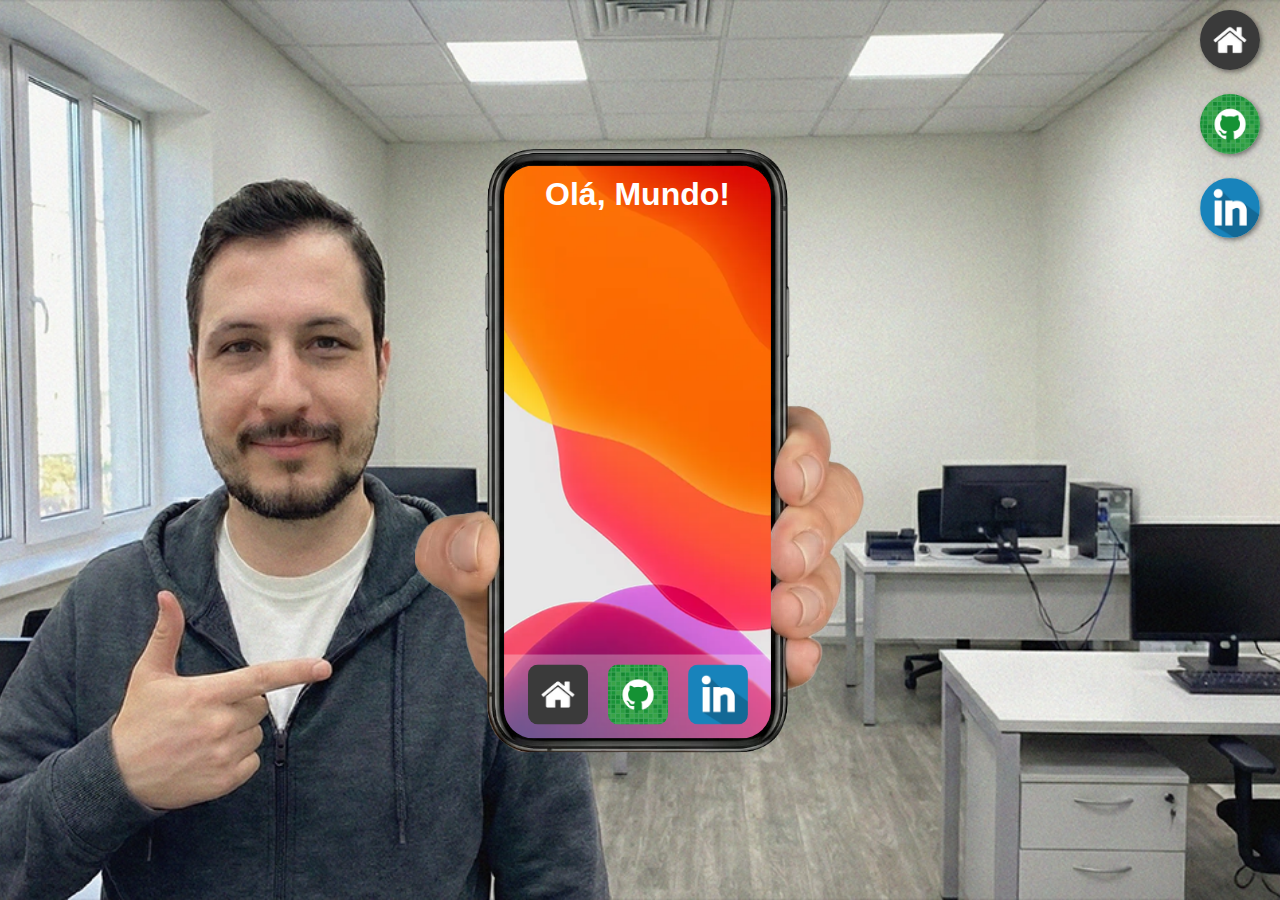
<file: index.html>
<!DOCTYPE html>
<html lang="pt-br">
<head>
    <meta charset="UTF-8">
    <meta name="viewport" content="width=device-width, initial-scale=1.0">
    <title>Projetos Redes Sociais</title>
    <link rel="shortcut icon" href="imagens/favicon.ico" type="image/x-icon">
    <link rel="stylesheet" href="estilos/style.css">
</head>
<body>
    <main>
        <section id="iphone">
            <iframe src="tela.html" name="tela" frameborder="0"></iframe>
        </section>
        <section id="redes">
            <a href="tela.html" target="tela"><img src="imagens/logo-home.jpg" alt=""></a> <br>
            <a href="github.html" target="tela"><img src="imagens/logo-github.jpg" alt=""></a> <br>
            <a href="linkedin.html" target="tela"><img src="imagens/linkedin.webp" alt=""></a> <br>
        </section>
    </main>
</body>
</html>
</file>
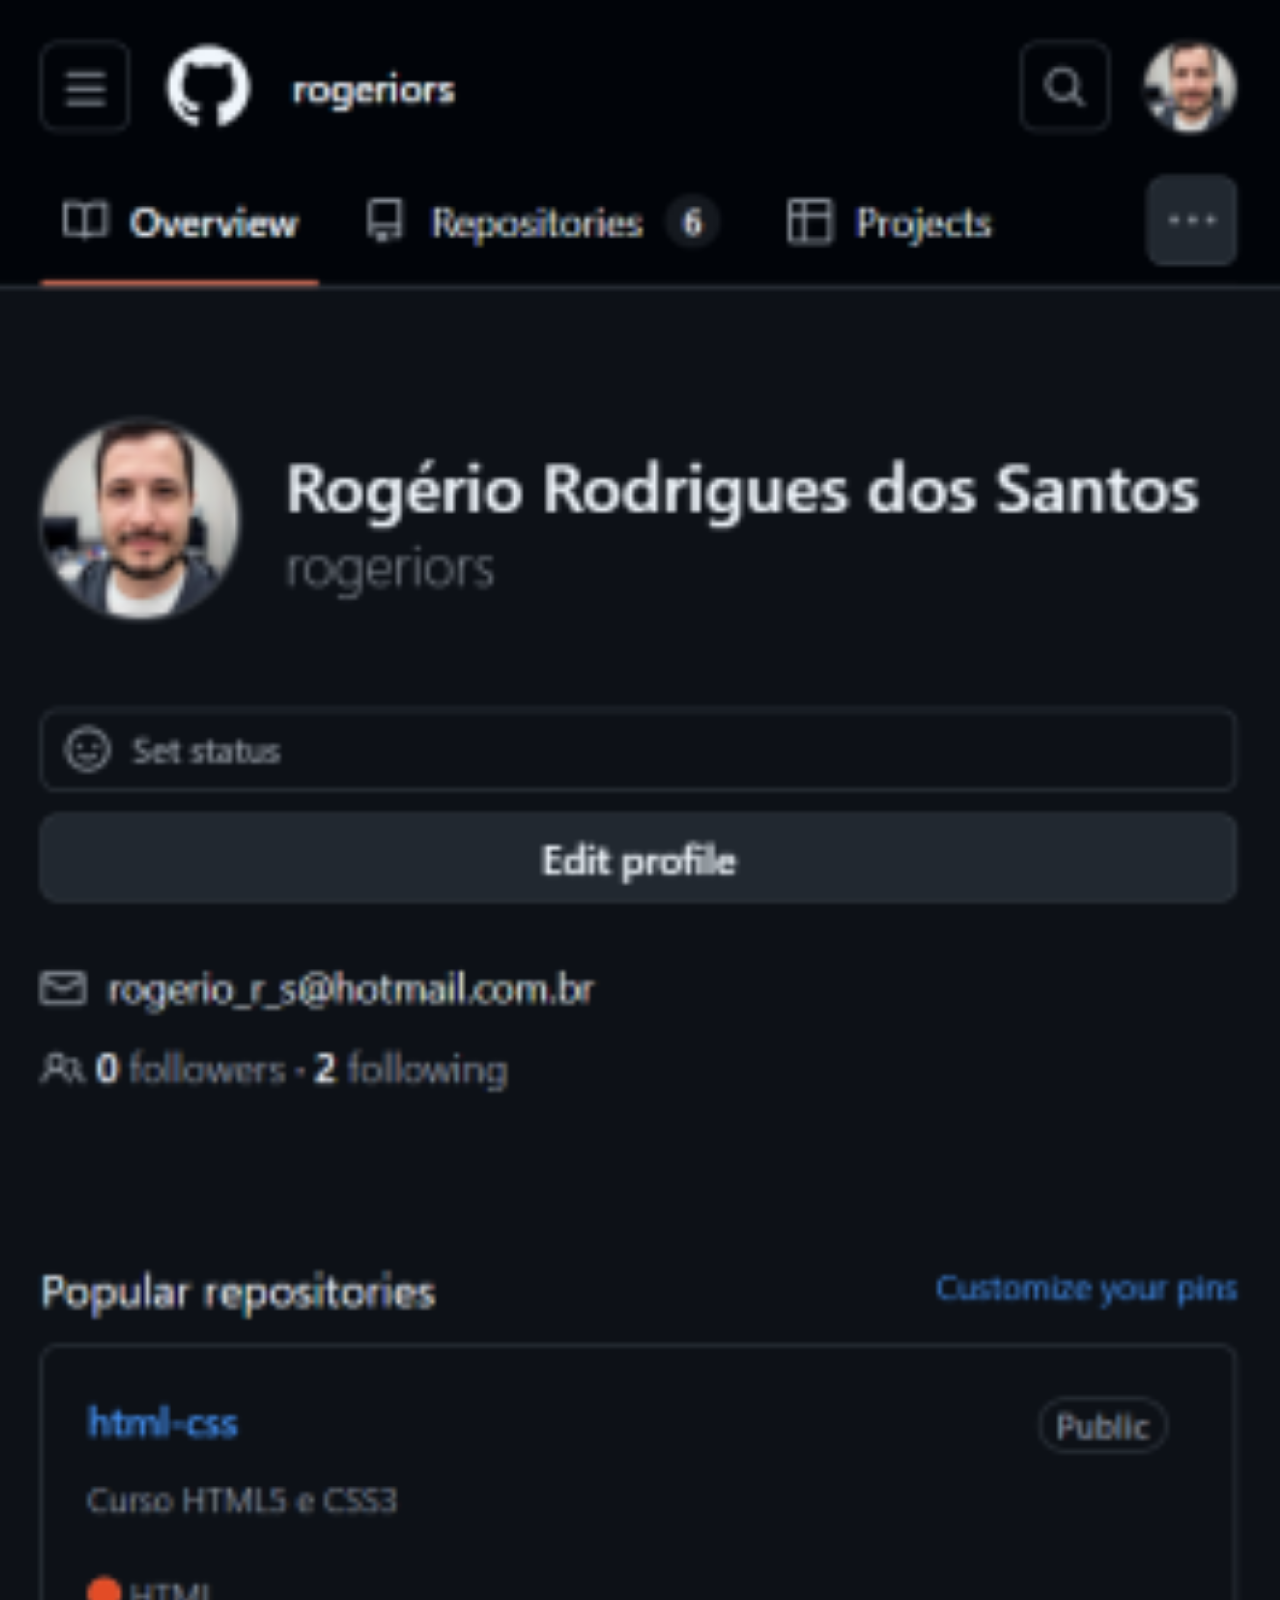
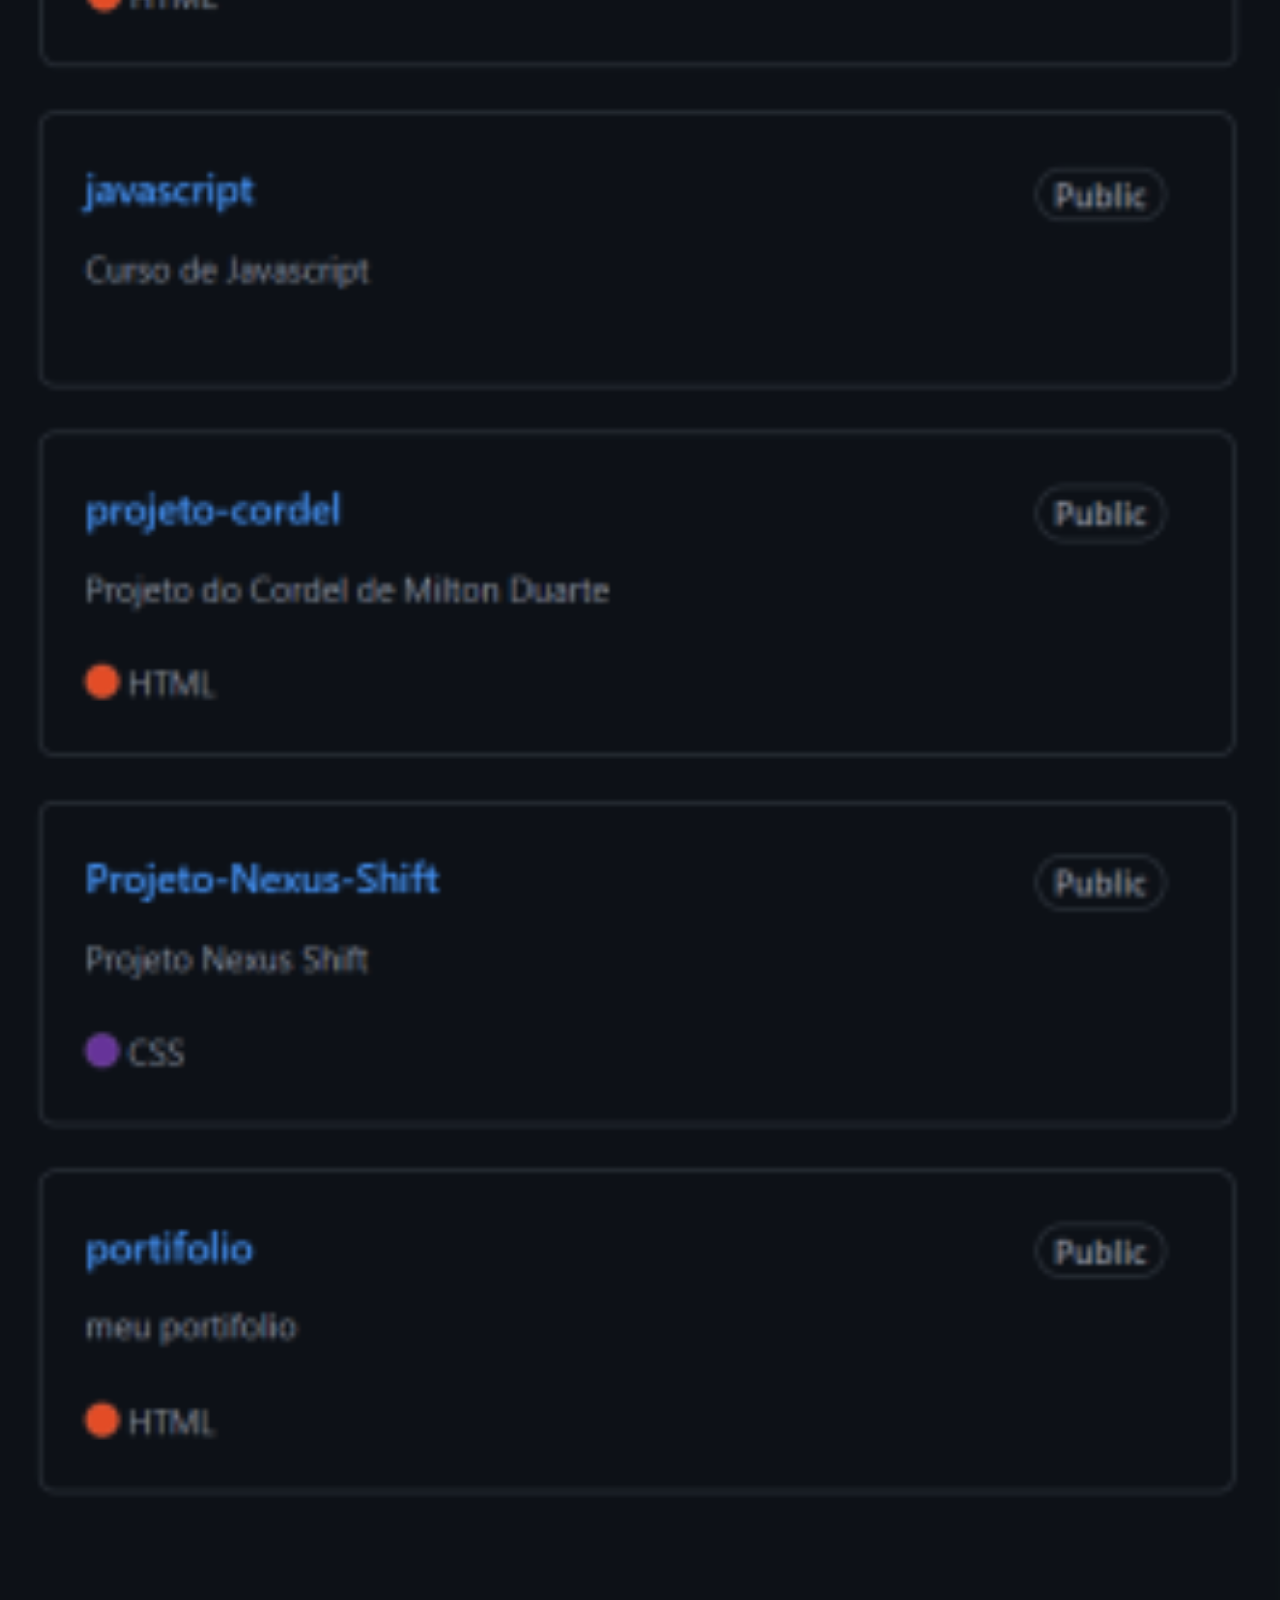
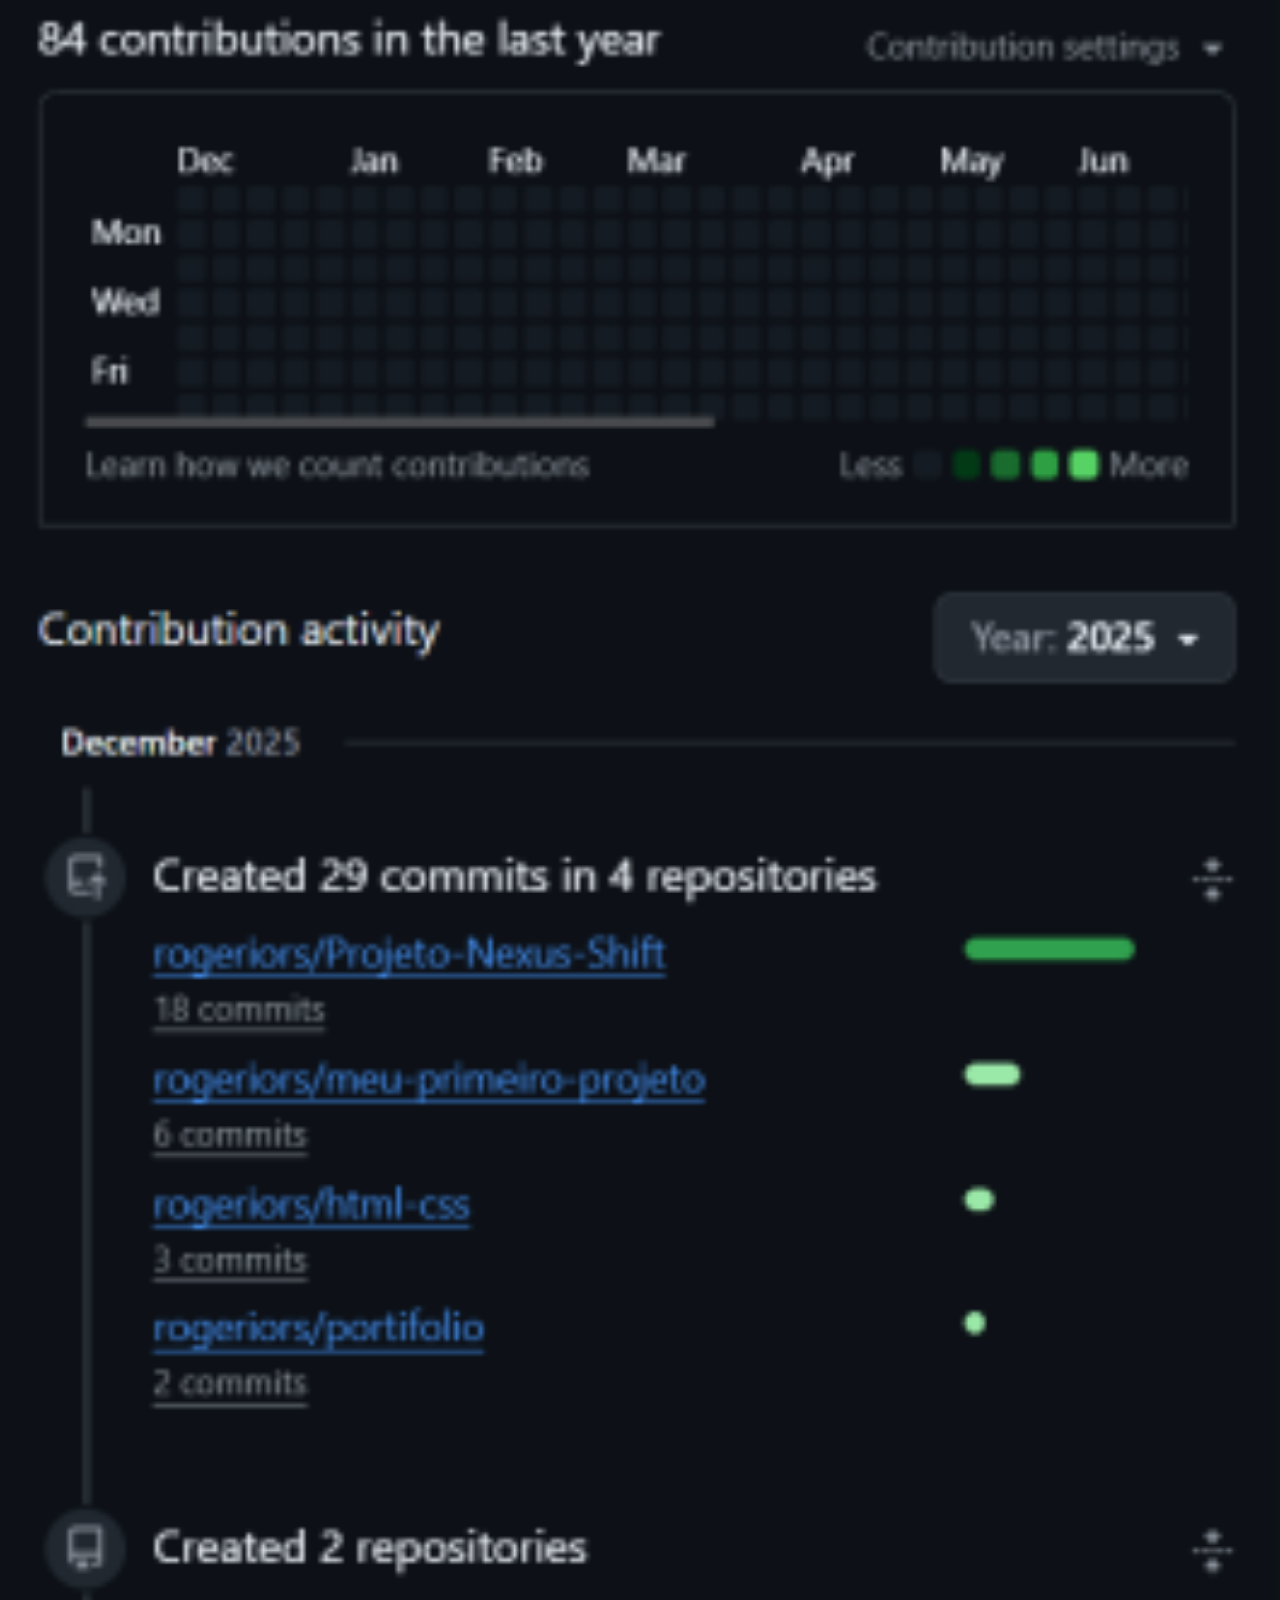
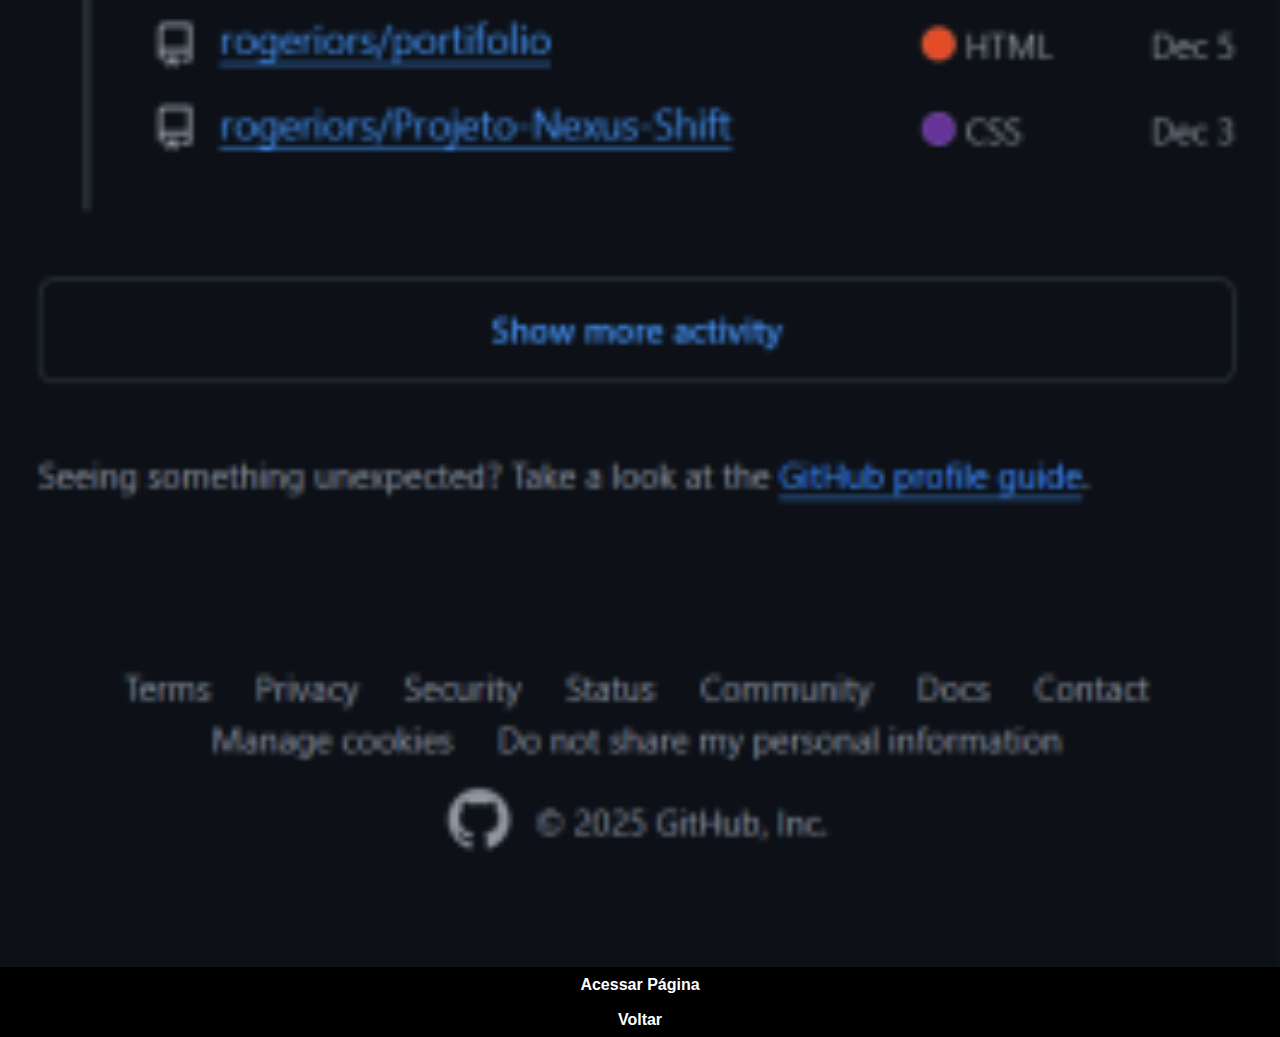
<file: github.html>
<!DOCTYPE html>
<html lang="pt-br">
<head>
    <meta charset="UTF-8">
    <meta name="viewport" content="width=device-width, initial-scale=1.0">
    <title>GitHub</title>
    <style>
        * {
            margin: 0;
            padding: 0;
            scrollbar-width: none;
        }

        body {
            height: 100vh;
            width: 100vw;
            background-color: rgb(0, 0, 0);
        }

        #tela {
            display: flex;
            img {
                width: 100vw;
            }
        }

        .voltar {
            font-family: Arial, Helvetica, sans-serif;
            
            p {
                display: flex;
                justify-content: center;
                align-items: center;
                font-weight: bold;
                height: 35px;
                color: white;
                background-color: black;
            }

            p:hover {
                background-color: rgb(2, 154, 255);
            }

           a {
            text-decoration: none;
           }

           a:hover {
            background-color: aqua;
           }

        }
    </style>
</head>
<body>
    <main>
        <div id="tela">
            <img src="imagens/github.png" alt="">
        </div>
    </main>
    <footer>
        <div class="voltar">
            <a href="https://github.com/rogeriors" target="_blank">
                <p>Acessar Página</p>
            </a>
            <a href="tela.html">
                <p>Voltar</p>
            </a>
        </div>
    </footer>
</body>
</html>
</file>
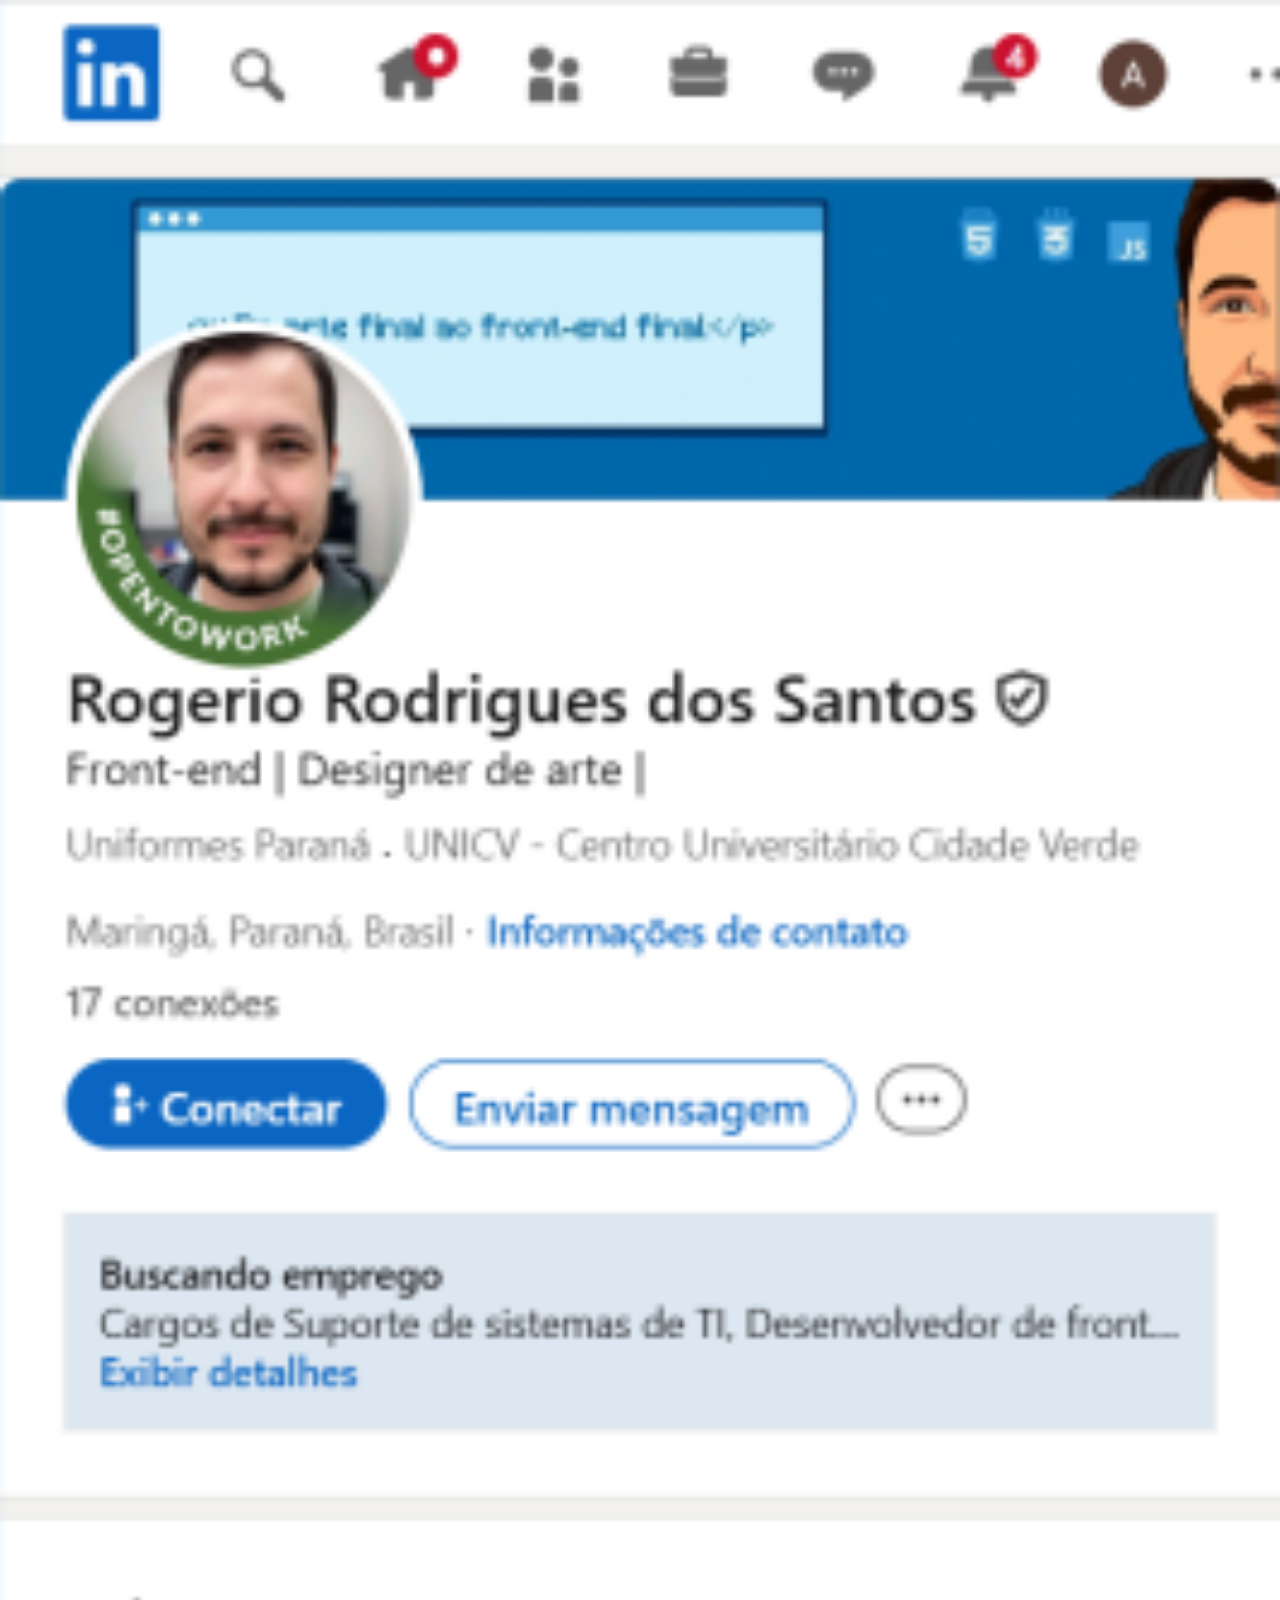
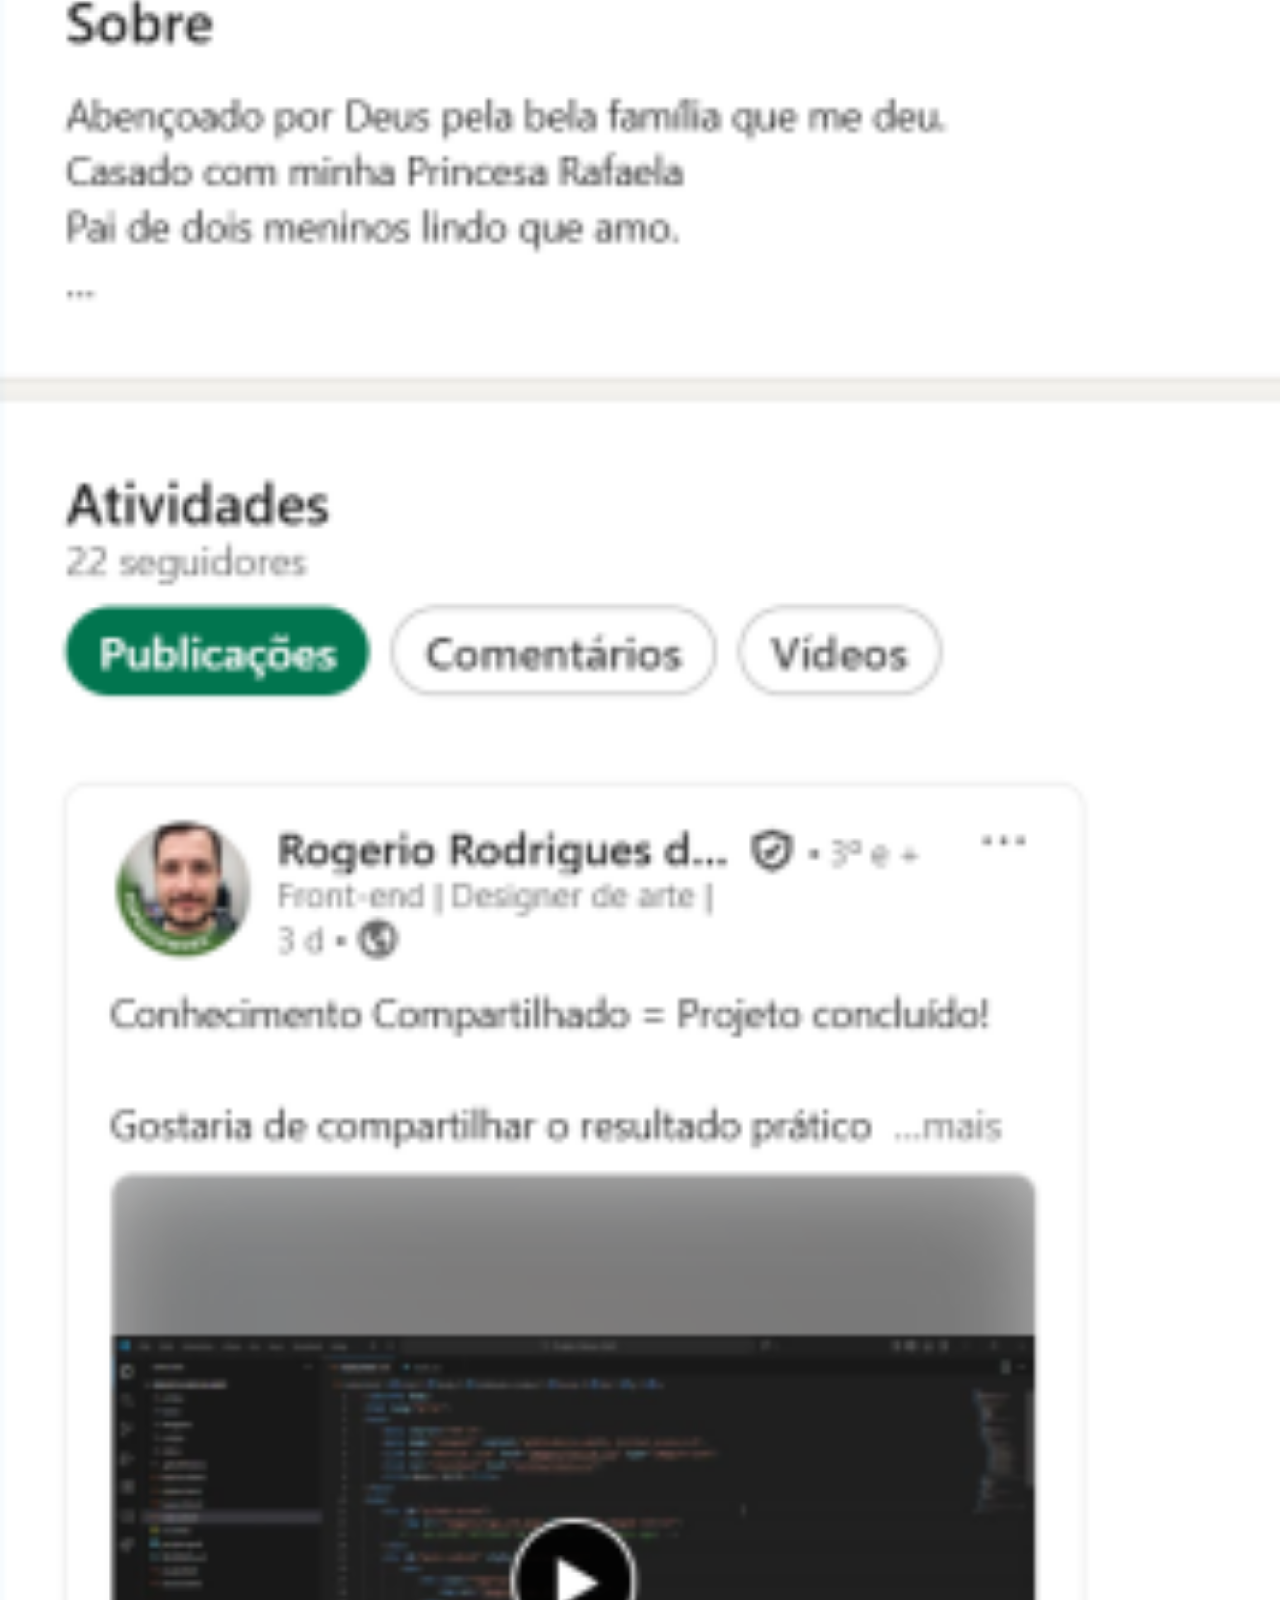
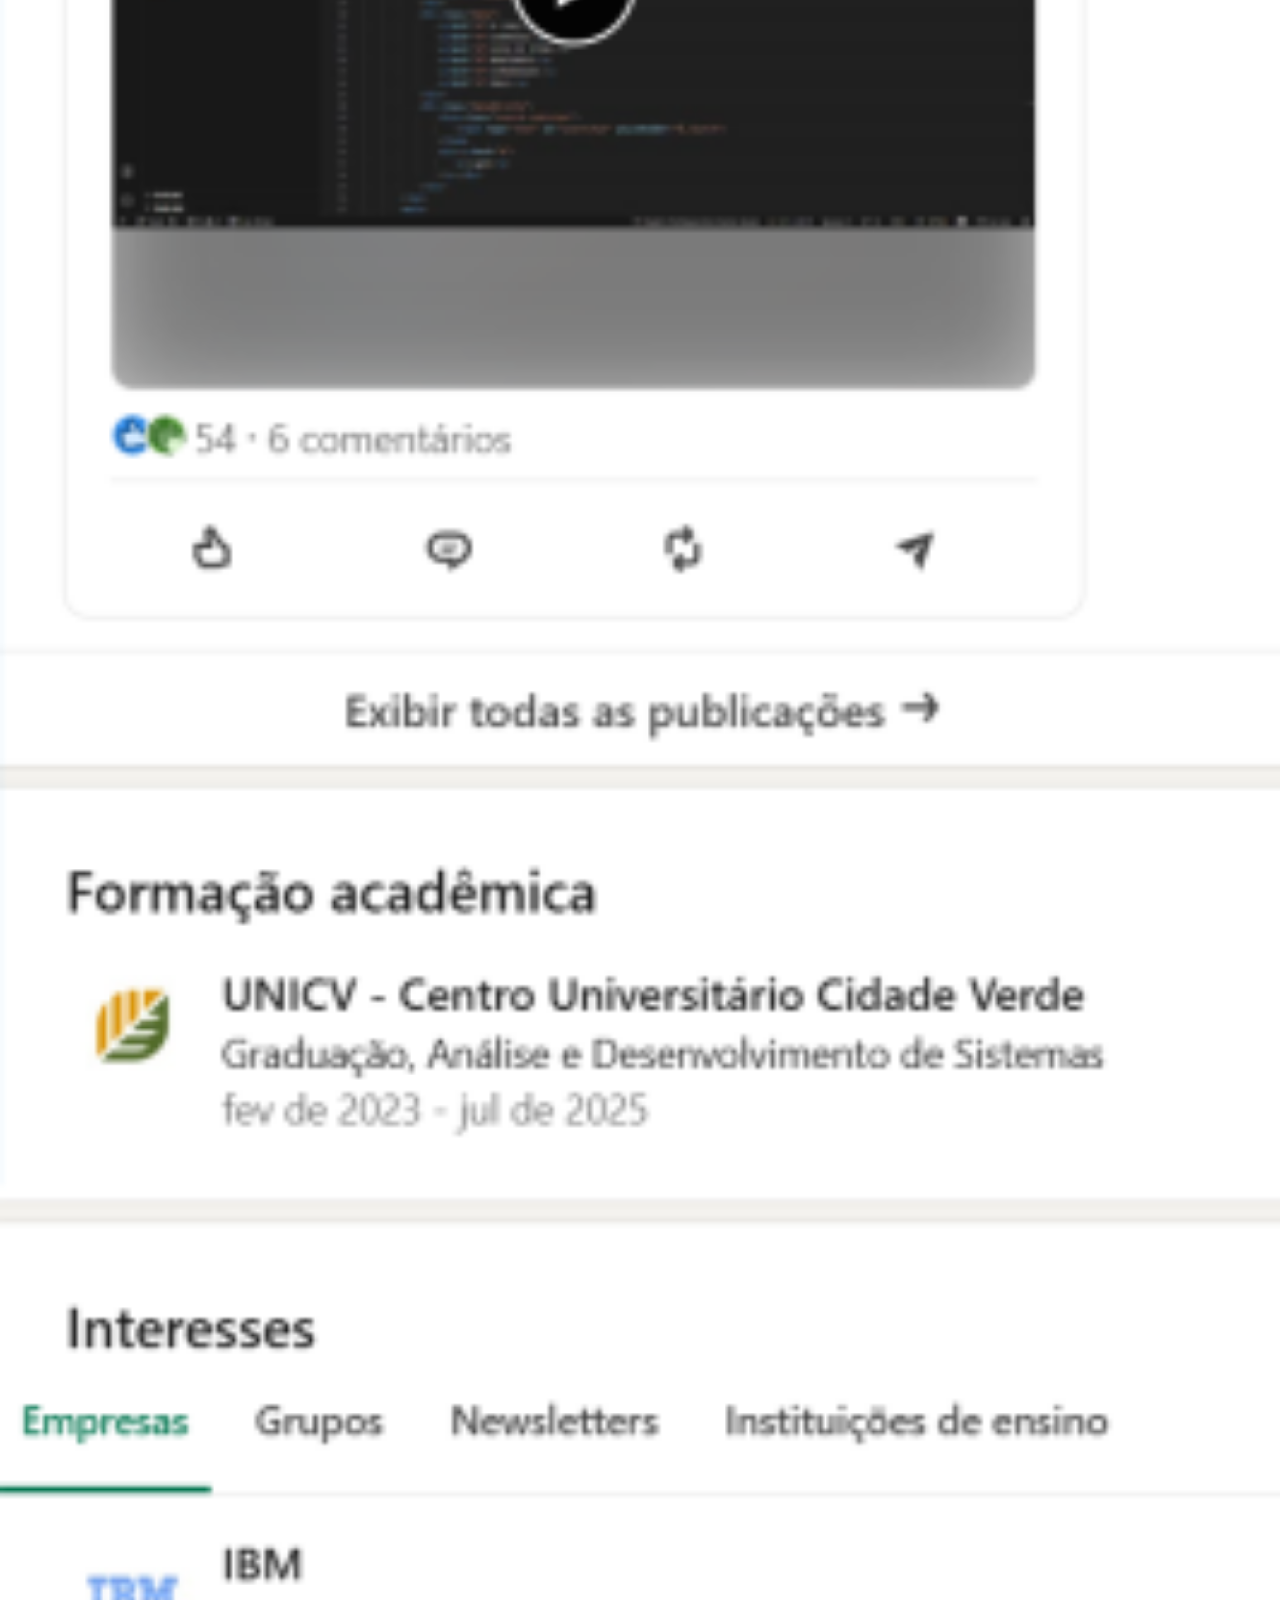
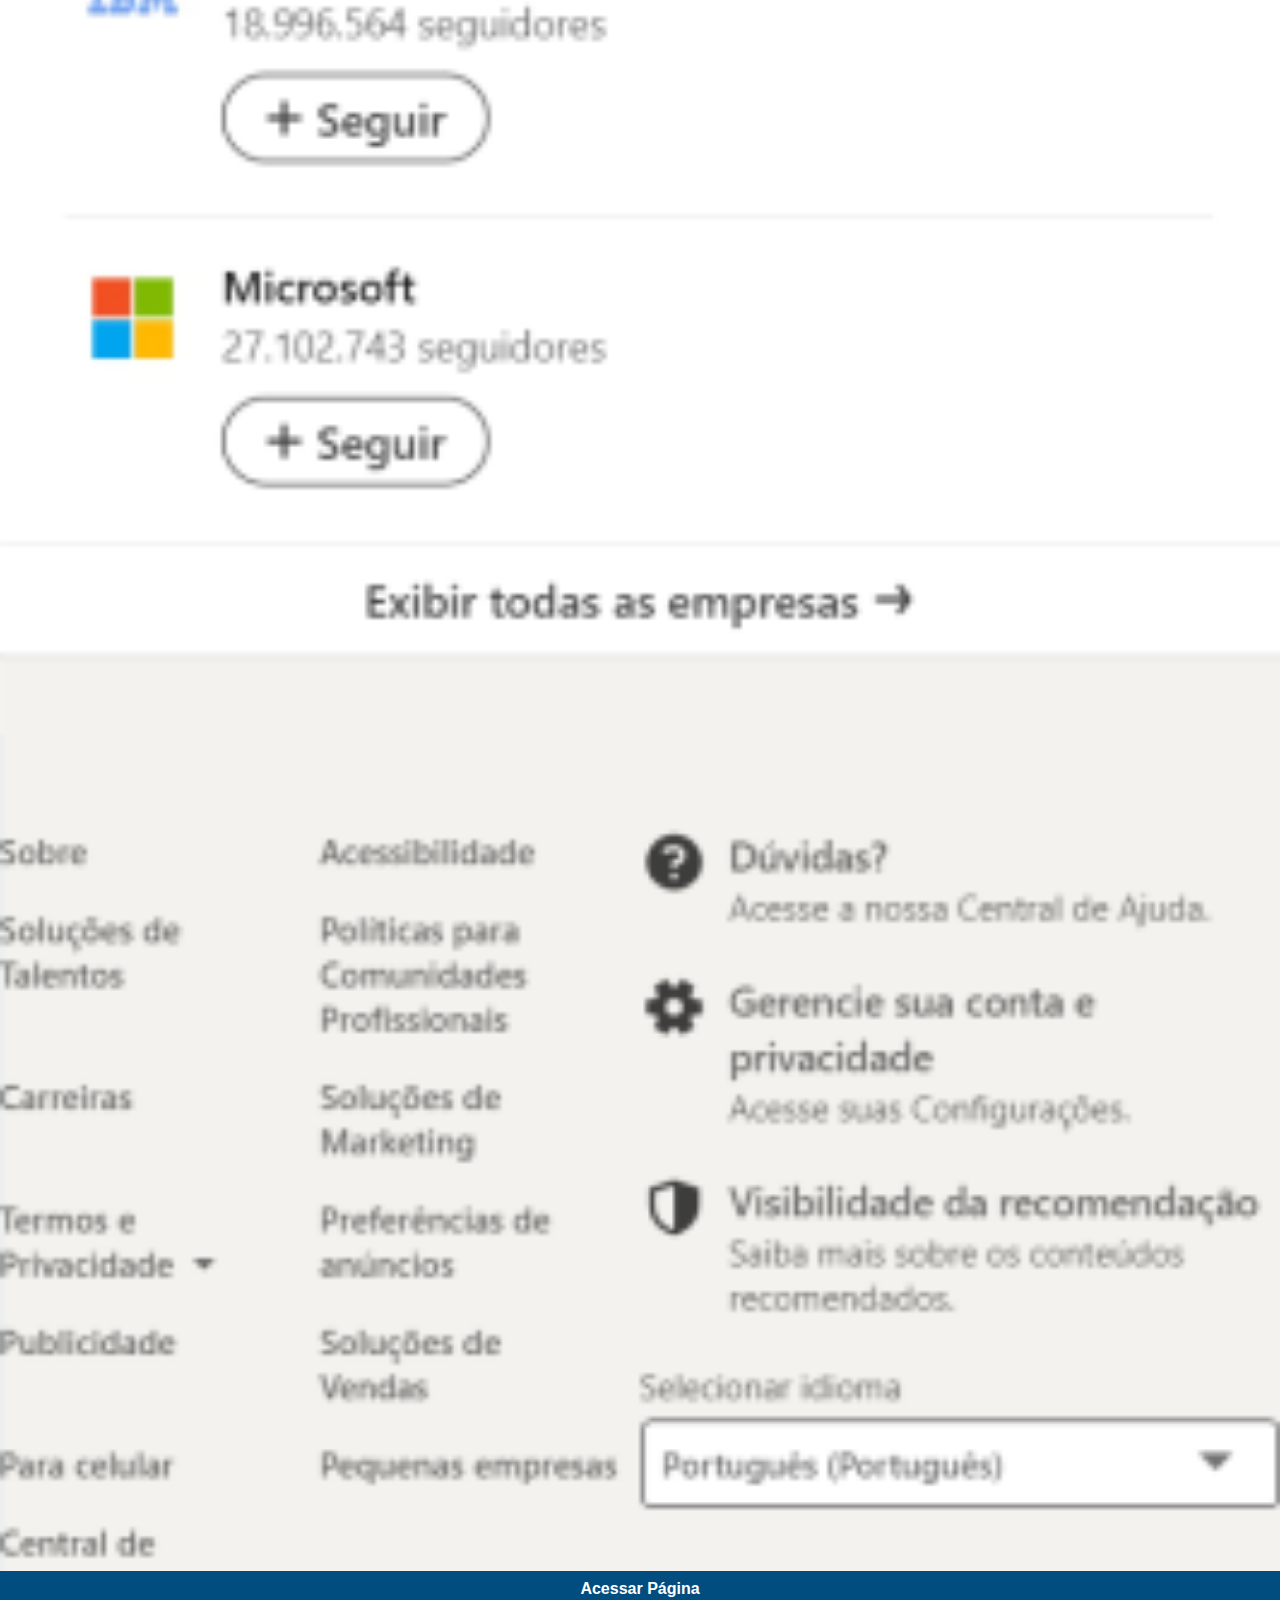
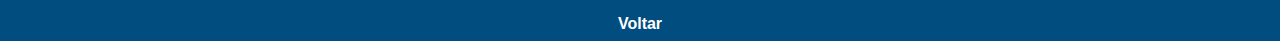
<file: linkedin.html>
<!DOCTYPE html>
<html lang="pt-br">
<head>
    <meta charset="UTF-8">
    <meta name="viewport" content="width=device-width, initial-scale=1.0">
    <title>Linkedin</title>
    <style>
        * {
            margin: 0;
            padding: 0;
            scrollbar-width: none;
        }

        body {
            height: 100vh;
            width: 100vw;
            background-color: rgb(2, 154, 255);
        }

        #tela {
            display: flex;
            img {
                width: 100vw;
            }
        }

        .voltar {
            font-family: Arial, Helvetica, sans-serif;
            
            p {
                display: flex;
                justify-content: center;
                align-items: center;
                font-weight: bold;
                height: 35px;
                color: white;
                background-color: rgb(1, 77, 128);
            }

            p:hover {
                background-color: rgb(2, 154, 255);
            }

           a {
            text-decoration: none;
           }

           a:hover {
            background-color: aqua;
           }

        }
    </style>
</head>
<body>
    <main>
        <div id="tela">
            <img src="imagens/linedin.png" alt="">
        </div>
    </main>
    <footer>
        <div class="voltar">
            <a href="https://www.linkedin.com/in/rogeriosantosbr/" target="_blank">
                <p>Acessar Página</p>
            </a>
            <a href="tela.html">
                <p>Voltar</p>
            </a>
        </div>
    </footer>
</body>
</html>
</file>
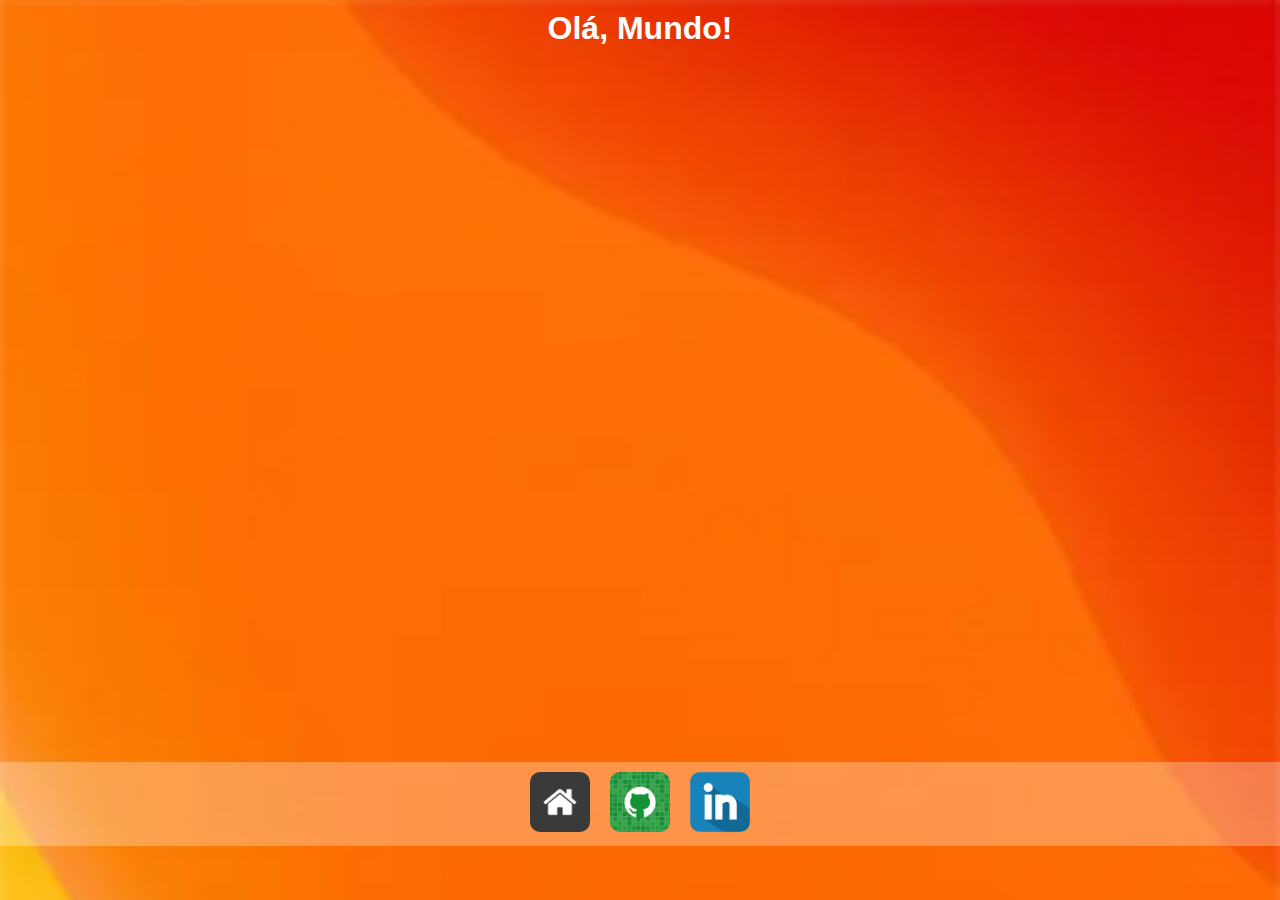
<file: tela.html>
<!DOCTYPE html>
<html lang="en">
<head>
    <meta charset="UTF-8">
    <meta name="viewport" content="width=device-width, initial-scale=1.0">
    <title>Document</title>
    <style>
        * {
            margin: 0;
            padding: 0;
            scrollbar-width: none;
        }

        body {
            width: 100vw;
            background-color: rgb(0, 0, 0);
            background: url("imagens/iphone-classic-1umvtnpc9fiejh9l.png") no-repeat top center;
            background-size: cover;
        }

        .base {
            background-color: rgba(255, 255, 255, 0.288);
            display: flex;
            justify-content: center;
        }

        .base  img {
            width: 60px;
            border-radius: 10px;
            margin: 10px;
        }

        .base  img:hover {
            box-shadow: 1px 2px 5px rgba(0, 0, 0, 0.342);

        }

        .meio h1 {
            text-align: center;
            margin-top: 10px;
            font-family: Arial, Helvetica, sans-serif;
            color: white;
            font-weight: bold;
            height: 83.6vh;
        }
    </style>
</head>
<body>
    <main>
        <div class="meio">
            <h1>Olá, Mundo!</h1>
            <div class="base">
                <a href="tela.html" target="tela"><img src="imagens/logo-home.jpg" alt=""></a> <br>
                <a href="github.html" target="tela"><img src="imagens/logo-github.jpg" alt=""></a> <br>
                <a href="linkedin.html" target="tela"><img src="imagens/linkedin.webp" alt=""></a> <br>
            </div>
        </div>
    </main>
</body>
</html>
</file>
<file: estilos/style.css>
@charset "UTF-8";

* {
    margin: 0px;
    padding: 0px;
    scrollbar-width: none;
}

html, body {
    height: 100vh;
    width: 100vw;
    background-color: black;
}

body {
    background: url('../imagens/back.webp') no-repeat center center;
    background-size: cover;
}

main {
    height: 100vh;
    position: relative;
}

#iphone {
    position: absolute;
    top: 50%;
    left: 50%;
    transform: translate(-50%, -50%);
    height: 605px;
    width: 450px;
    background-image: url("../imagens/iphone.webp");
    background-repeat: no-repeat;
    background-size: cover;
}

iframe {
    position: relative;
    top: 18px;
    left: 89px;
    height: 573px;
    width: 267px; 
    border-radius: 30px;
}

#redes {
    justify-content: right;
    text-align: right;
    
    img {
        width: 60px;
        border-radius: 50%;
        margin: 10px 20px;
        box-shadow: 2px 2px 5px rgba(0, 0, 0, 0.452);
        box-sizing: border-box;
    }

    img:hover {
        border: 2px solid rgba(255, 255, 255, 0.281);
        transform: translate(-3px, -3px);
        box-shadow: 5px 5px 10px rgba(0, 0, 0, 0.466);
        transition: transform 0.5s, border 0.5s;
    }
}
</file>
